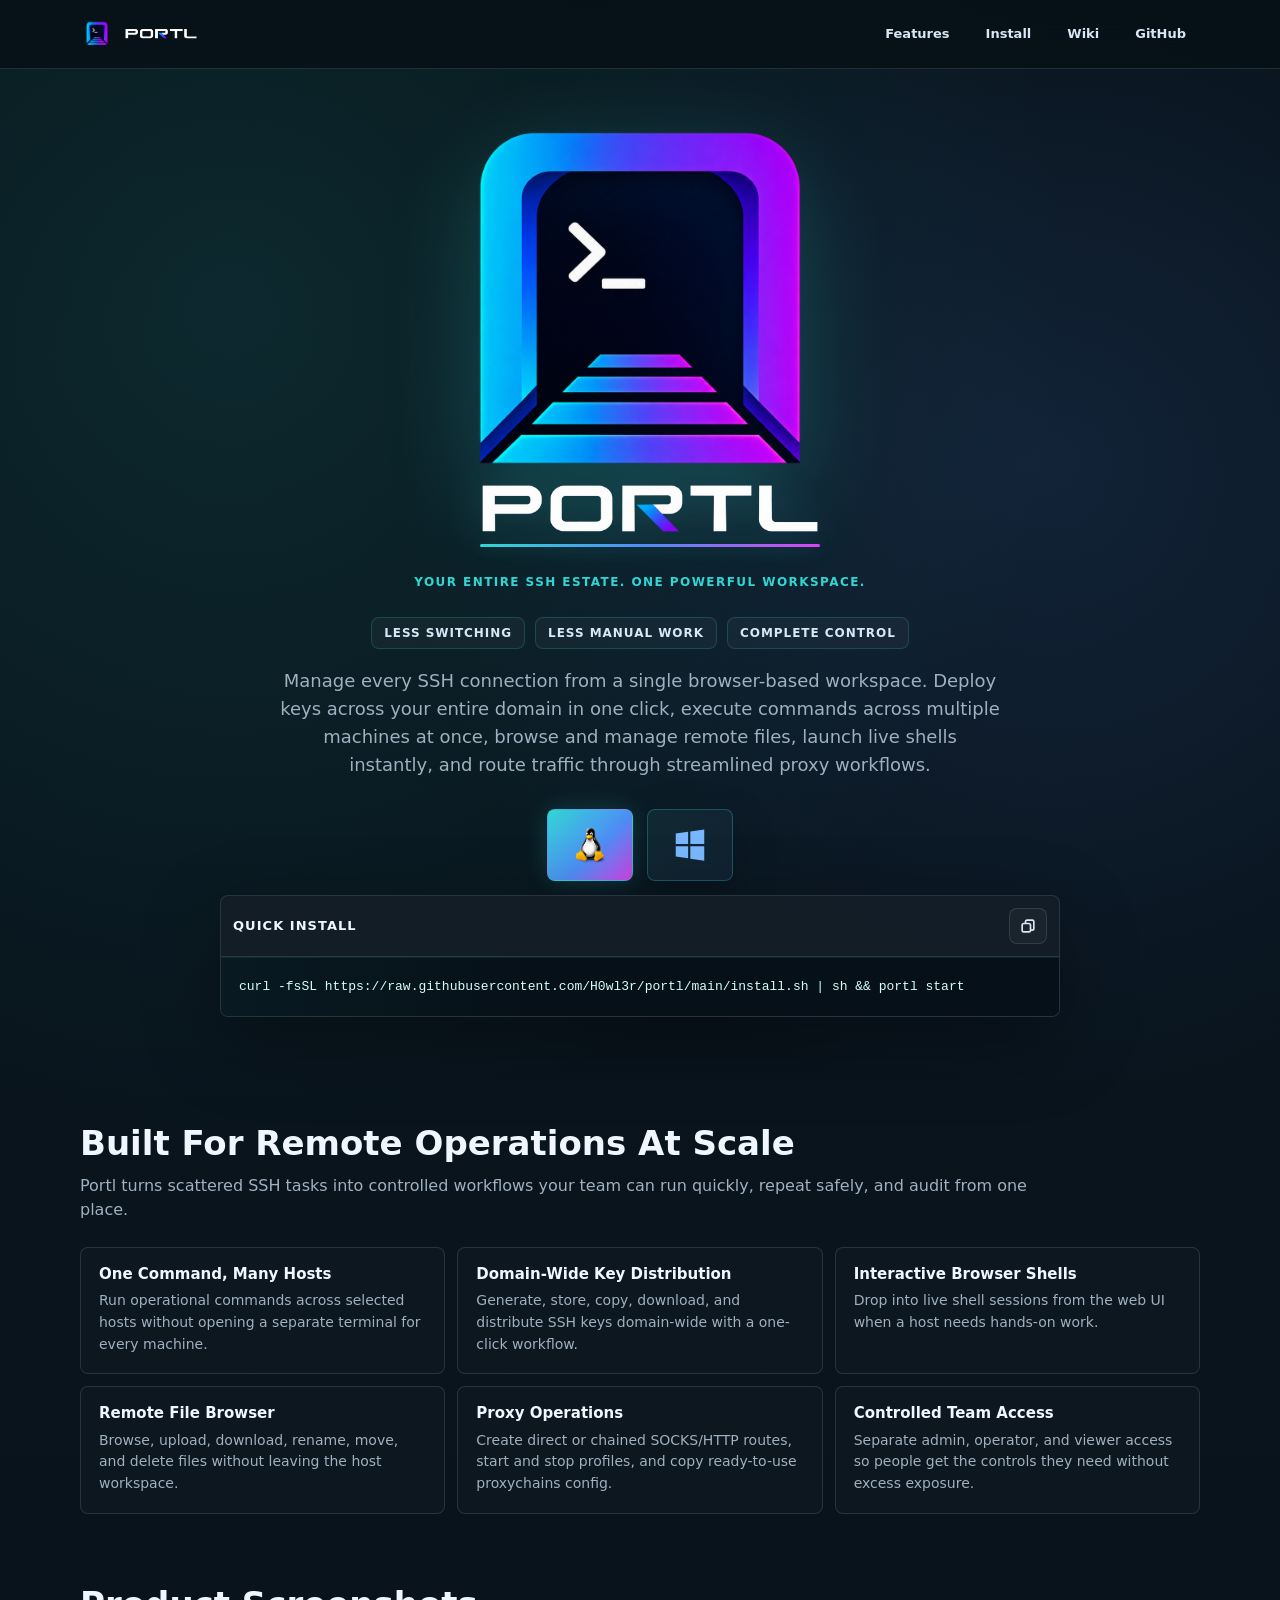
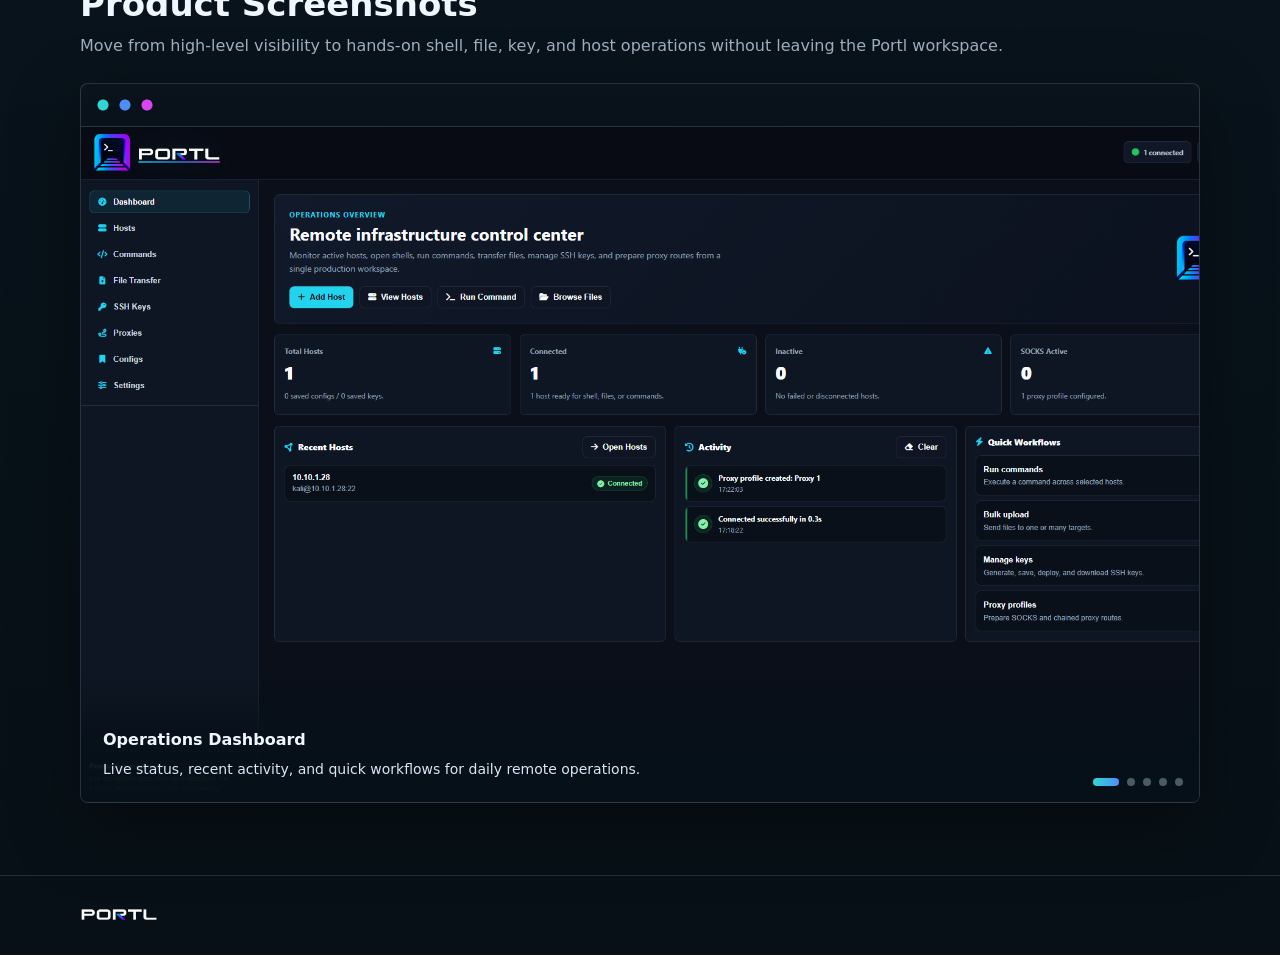
<file: index.html>
<!doctype html>
<html lang="en">
<head>
    <meta charset="utf-8">
    <meta name="viewport" content="width=device-width, initial-scale=1">
    <title>Portl - Control Remote Operations From One Platform</title>
    <meta name="description" content="Portl centralises remote operations in one browser: distribute SSH keys domain-wide, run commands across multiple hosts, browse remote files, manage proxies, and launch interactive shells.">
    <link rel="stylesheet" href="assets/site.css">
</head>
<body>
    <header class="site-header">
        <nav class="nav" aria-label="Primary navigation">
            <a class="brand" href="index.html">
                <img src="assets/portal_logo.png" alt="">
                <img class="brand-wordmark" src="assets/portl_text_white.png" alt="Portl">
            </a>
            <div class="nav-links">
                <a href="#features">Features</a>
                <a href="#install">Install</a>
                <a href="wiki.html">Wiki</a>
                <a href="https://github.com/H0wl3r/portl">GitHub</a>
            </div>
        </nav>
    </header>

    <main>
        <section class="hero" id="install">
            <div class="hero-brand-lockup">
                <img class="hero-logo" src="assets/portal_logo_tight.png" alt="Portl logo">
                <img class="hero-wordmark" src="assets/portl_text_white_tight.png" alt="Portl">
                <div class="hero-wordmark-underline" aria-hidden="true"></div>
            </div>
            <p class="eyebrow">Your Entire SSH Estate. One Powerful Workspace.</p>
            <h1 class="sr-only">Portl</h1>
            <div class="hero-proof" aria-label="Portl benefits">
                <span>Less switching</span>
                <span>Less manual work</span>
                <span>Complete control</span>
            </div>
            <p class="hero-copy">
                Manage every SSH connection from a single browser-based workspace.
                Deploy keys across your entire domain in one click, execute commands
                across multiple machines at once, browse and manage remote files,
                launch live shells instantly, and route traffic through streamlined
                proxy workflows.
            </p>
            <div class="installer-picker-wrap">
                <div class="installer-picker" role="tablist" aria-label="Installer platform">
                    <button class="installer-option linux active" type="button" id="installer-linux-tab" role="tab" aria-selected="true" onclick="selectInstaller('linux')" title="Linux" aria-label="Show Linux installer">
                        <img class="os-logo linux-logo" src="assets/Linux-Logo.png" alt="">
                    </button>
                    <button class="installer-option windows" type="button" id="installer-windows-tab" role="tab" aria-selected="false" onclick="selectInstaller('windows')" title="Windows PowerShell" aria-label="Show Windows installer">
                        <svg class="os-icon" viewBox="0 0 24 24" aria-hidden="true">
                            <path fill="currentColor" d="M3 4.8 10.8 3.7v7.7H3V4.8Zm9.2-1.3L21 2.2v9.2h-8.8V3.5ZM3 12.8h7.8v7.6L3 19.3v-6.5Zm9.2 0H21V22l-8.8-1.3v-7.9Z"/>
                        </svg>
                    </button>
                </div>
            </div>
            <div class="quick-install" id="quick-install">
                <div class="quick-install-header">
                    <h2 class="quick-install-title">Quick Install</h2>
                    <div class="quick-install-tools">
                        <button class="copy-command-btn" type="button" id="copy-command-btn" onclick="copyInstallerCommand()" title="Copy install command" aria-label="Copy install command">
                            <svg class="os-icon" viewBox="0 0 24 24" aria-hidden="true">
                                <path fill="currentColor" d="M8 7a3 3 0 0 1 3-3h6a3 3 0 0 1 3 3v8a3 3 0 0 1-3 3h-1v-2h1a1 1 0 0 0 1-1V7a1 1 0 0 0-1-1h-6a1 1 0 0 0-1 1v1H8V7Zm-4 4a3 3 0 0 1 3-3h6a3 3 0 0 1 3 3v6a3 3 0 0 1-3 3H7a3 3 0 0 1-3-3v-6Zm3-1a1 1 0 0 0-1 1v6a1 1 0 0 0 1 1h6a1 1 0 0 0 1-1v-6a1 1 0 0 0-1-1H7Z"/>
                            </svg>
                        </button>
                    </div>
                </div>
                <pre class="code-block"><code id="installer-command">curl -fsSL https://raw.githubusercontent.com/H0wl3r/portl/main/install.sh | sh && portl start</code></pre>
            </div>
        </section>

        <section class="section" id="features">
            <div class="section-heading">
                <h2>Built For Remote Operations At Scale</h2>
                <p>
                    Portl turns scattered SSH tasks into controlled workflows your team can run quickly, repeat safely, and audit from one place.
                </p>
            </div>
            <div class="feature-grid">
                <article class="feature">
                    <h3>One Command, Many Hosts</h3>
                    <p>Run operational commands across selected hosts without opening a separate terminal for every machine.</p>
                </article>
                <article class="feature">
                    <h3>Domain-Wide Key Distribution</h3>
                    <p>Generate, store, copy, download, and distribute SSH keys domain-wide with a one-click workflow.</p>
                </article>
                <article class="feature">
                    <h3>Interactive Browser Shells</h3>
                    <p>Drop into live shell sessions from the web UI when a host needs hands-on work.</p>
                </article>
                <article class="feature">
                    <h3>Remote File Browser</h3>
                    <p>Browse, upload, download, rename, move, and delete files without leaving the host workspace.</p>
                </article>
                <article class="feature">
                    <h3>Proxy Operations</h3>
                    <p>Create direct or chained SOCKS/HTTP routes, start and stop profiles, and copy ready-to-use proxychains config.</p>
                </article>
                <article class="feature">
                    <h3>Controlled Team Access</h3>
                    <p>Separate admin, operator, and viewer access so people get the controls they need without excess exposure.</p>
                </article>
            </div>
        </section>

        <section class="section screenshots-section" id="screenshots">
            <div class="section-heading">
                <h2>Product Screenshots</h2>
                <p>
                    Move from high-level visibility to hands-on shell, file, key, and host
                    operations without leaving the Portl workspace.
                </p>
            </div>
            <div class="screenshot-window screenshot-carousel" aria-label="Portl product screenshots">
                <figure class="screenshot-slide active">
                    <img src="docs/screenshots/dashboard.png" alt="Portl dashboard showing host status, activity, and quick workflows">
                    <figcaption>
                        <strong>Operations Dashboard</strong>
                        <span>Live status, recent activity, and quick workflows for daily remote operations.</span>
                    </figcaption>
                </figure>
                <figure class="screenshot-slide">
                    <img src="docs/screenshots/hosts.png" alt="Portl hosts table showing connected SSH targets">
                    <figcaption>
                        <strong>Host Control</strong>
                        <span>Track connected machines and launch commands, shells, files, keys, and proxy tasks.</span>
                    </figcaption>
                </figure>
                <figure class="screenshot-slide">
                    <img src="docs/screenshots/shell.png" alt="Portl interactive shell session">
                    <figcaption>
                        <strong>Interactive Shell</strong>
                        <span>Drop into a live browser shell when a host needs direct hands-on work.</span>
                    </figcaption>
                </figure>
                <figure class="screenshot-slide">
                    <img src="docs/screenshots/browser.png" alt="Portl remote file browser">
                    <figcaption>
                        <strong>Remote File Browser</strong>
                        <span>Browse, upload, download, rename, move, and delete files from the same platform.</span>
                    </figcaption>
                </figure>
                <figure class="screenshot-slide">
                    <img src="docs/screenshots/key_manage.png" alt="Portl SSH key management screen">
                    <figcaption>
                        <strong>Key Management</strong>
                        <span>Generate, store, copy, download, and distribute SSH keys across hosts.</span>
                    </figcaption>
                </figure>
            </div>
        </section>

    </main>

    <footer class="site-footer">
        <div class="footer-inner">
            <img class="footer-wordmark" src="assets/portl_text_white.png" alt="Portl">
        </div>
    </footer>
    <script>
        const installerCommands = {
            linux: 'curl -fsSL https://raw.githubusercontent.com/H0wl3r/portl/main/install.sh | sh && portl start',
            windows: 'iwr https://raw.githubusercontent.com/H0wl3r/portl/main/install.ps1 -UseB | iex; portl start'
        };

        function selectInstaller(platform) {
            const command = installerCommands[platform] || installerCommands.linux;
            document.getElementById('installer-command').textContent = command;
            document.getElementById('copy-command-btn').classList.remove('copied');
            for (const name of Object.keys(installerCommands)) {
                const tab = document.getElementById(`installer-${name}-tab`);
                const active = name === platform;
                tab.classList.toggle('active', active);
                tab.setAttribute('aria-selected', String(active));
            }
        }

        async function copyInstallerCommand() {
            const button = document.getElementById('copy-command-btn');
            const command = document.getElementById('installer-command').textContent;
            try {
                await navigator.clipboard.writeText(command);
                button.classList.add('copied');
                button.setAttribute('title', 'Copied');
                setTimeout(() => {
                    button.classList.remove('copied');
                    button.setAttribute('title', 'Copy install command');
                }, 1400);
            } catch (error) {
                const textarea = document.createElement('textarea');
                textarea.value = command;
                textarea.setAttribute('readonly', '');
                textarea.style.position = 'fixed';
                textarea.style.left = '-9999px';
                document.body.appendChild(textarea);
                textarea.select();
                document.execCommand('copy');
                document.body.removeChild(textarea);
            }
        }
    </script>
    <script src="assets/site.js"></script>
</body>
</html>
</file>
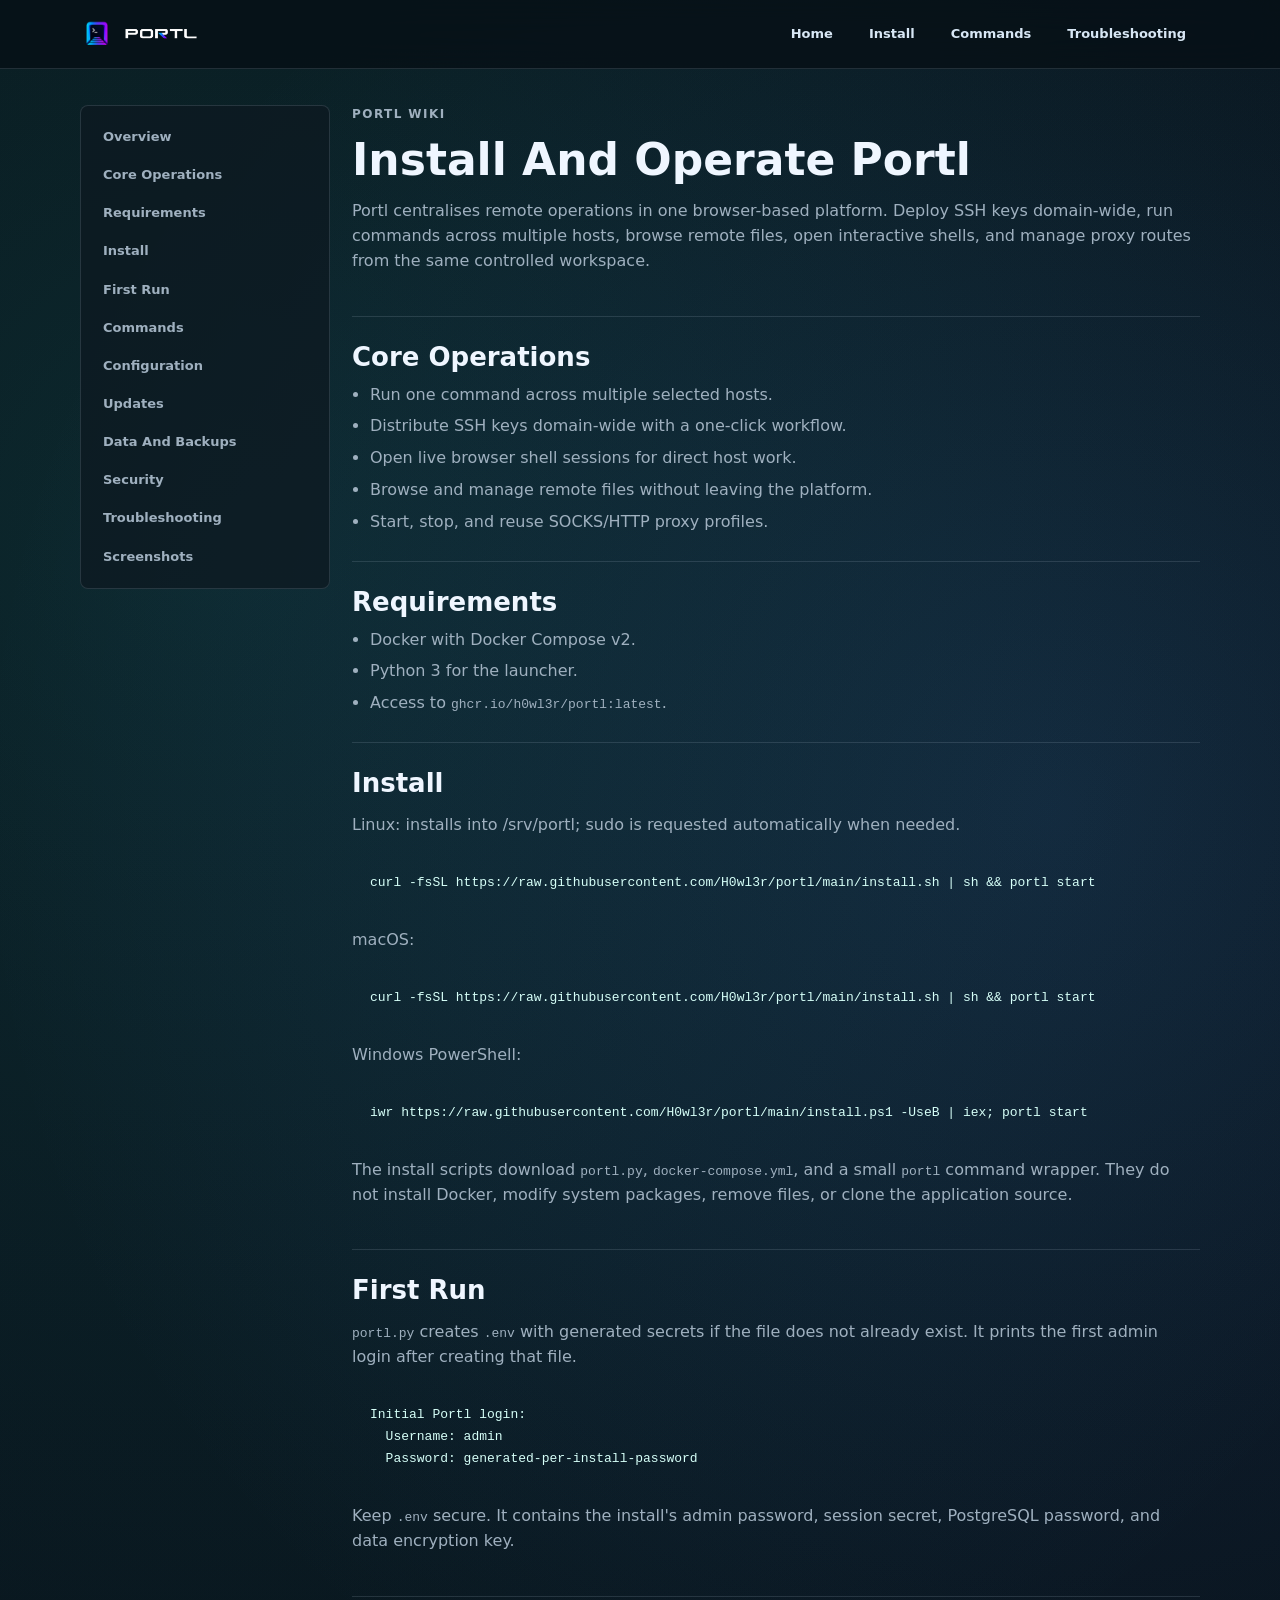
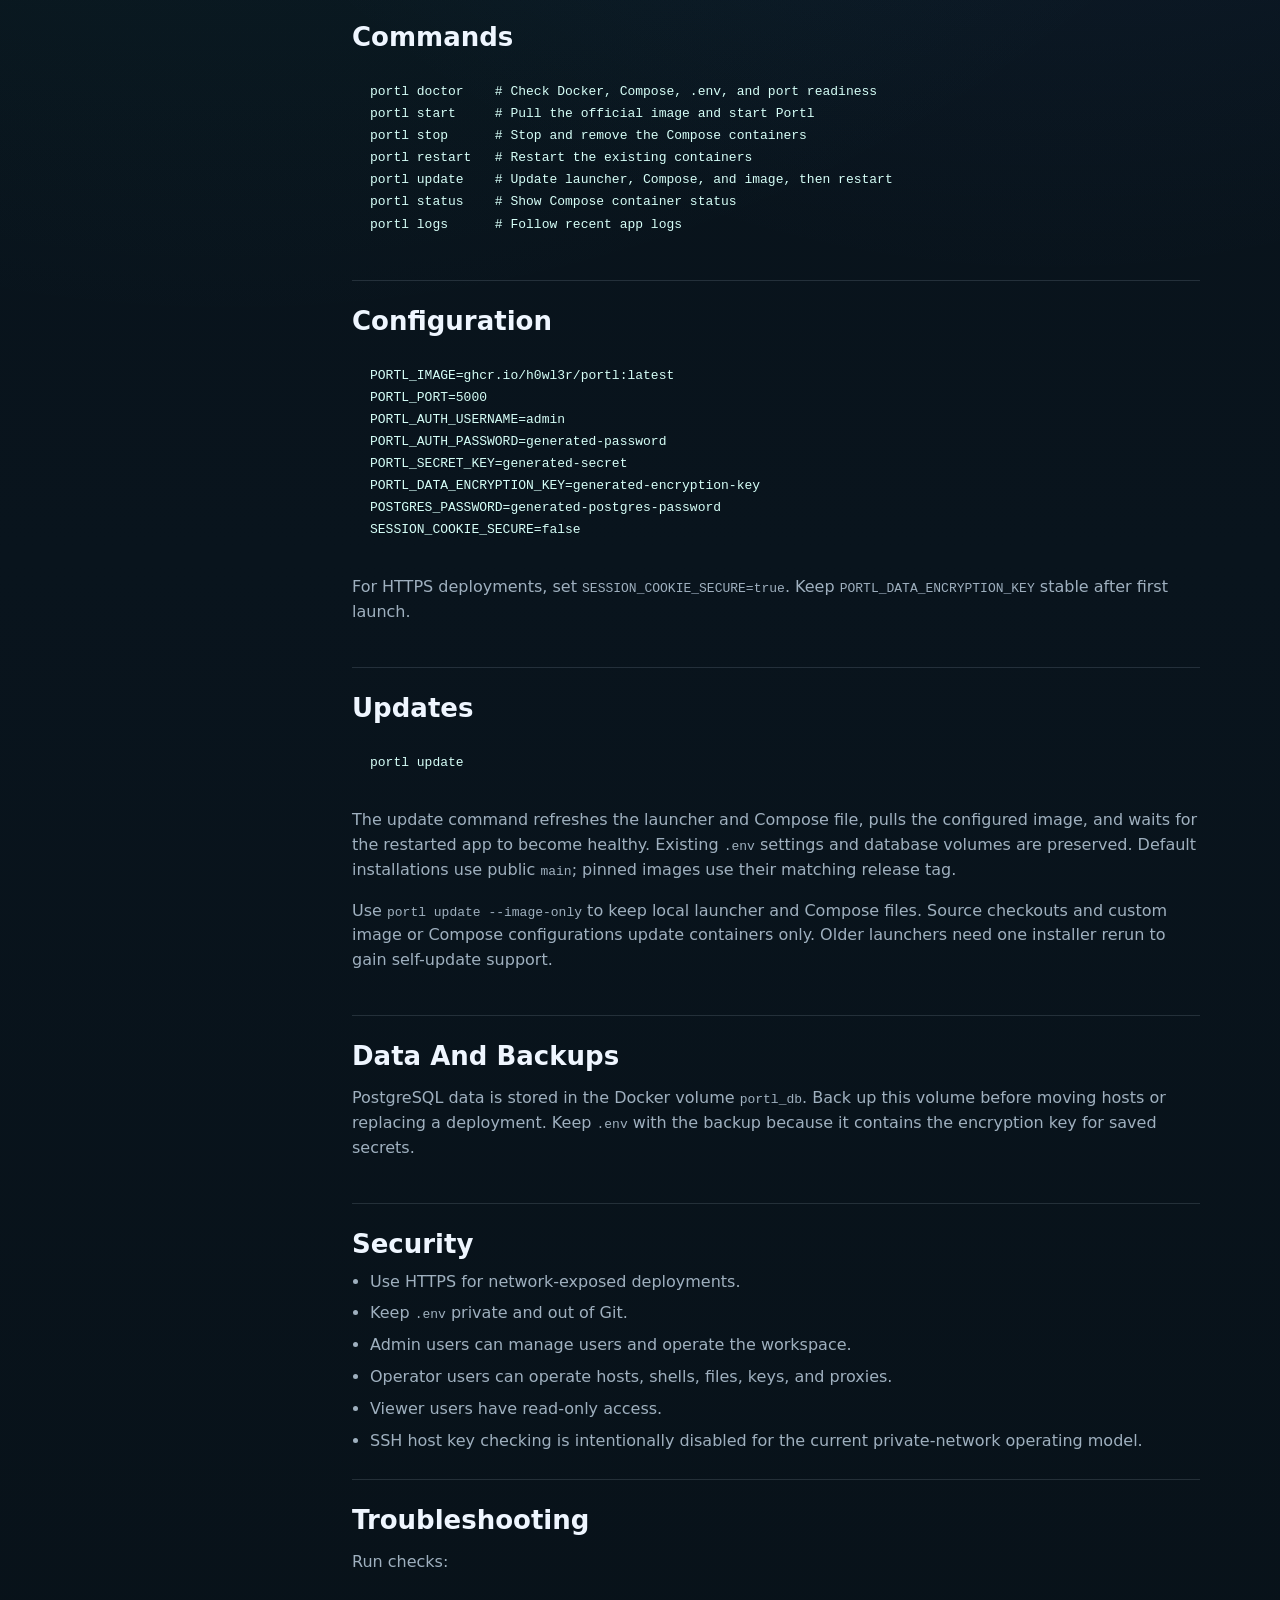
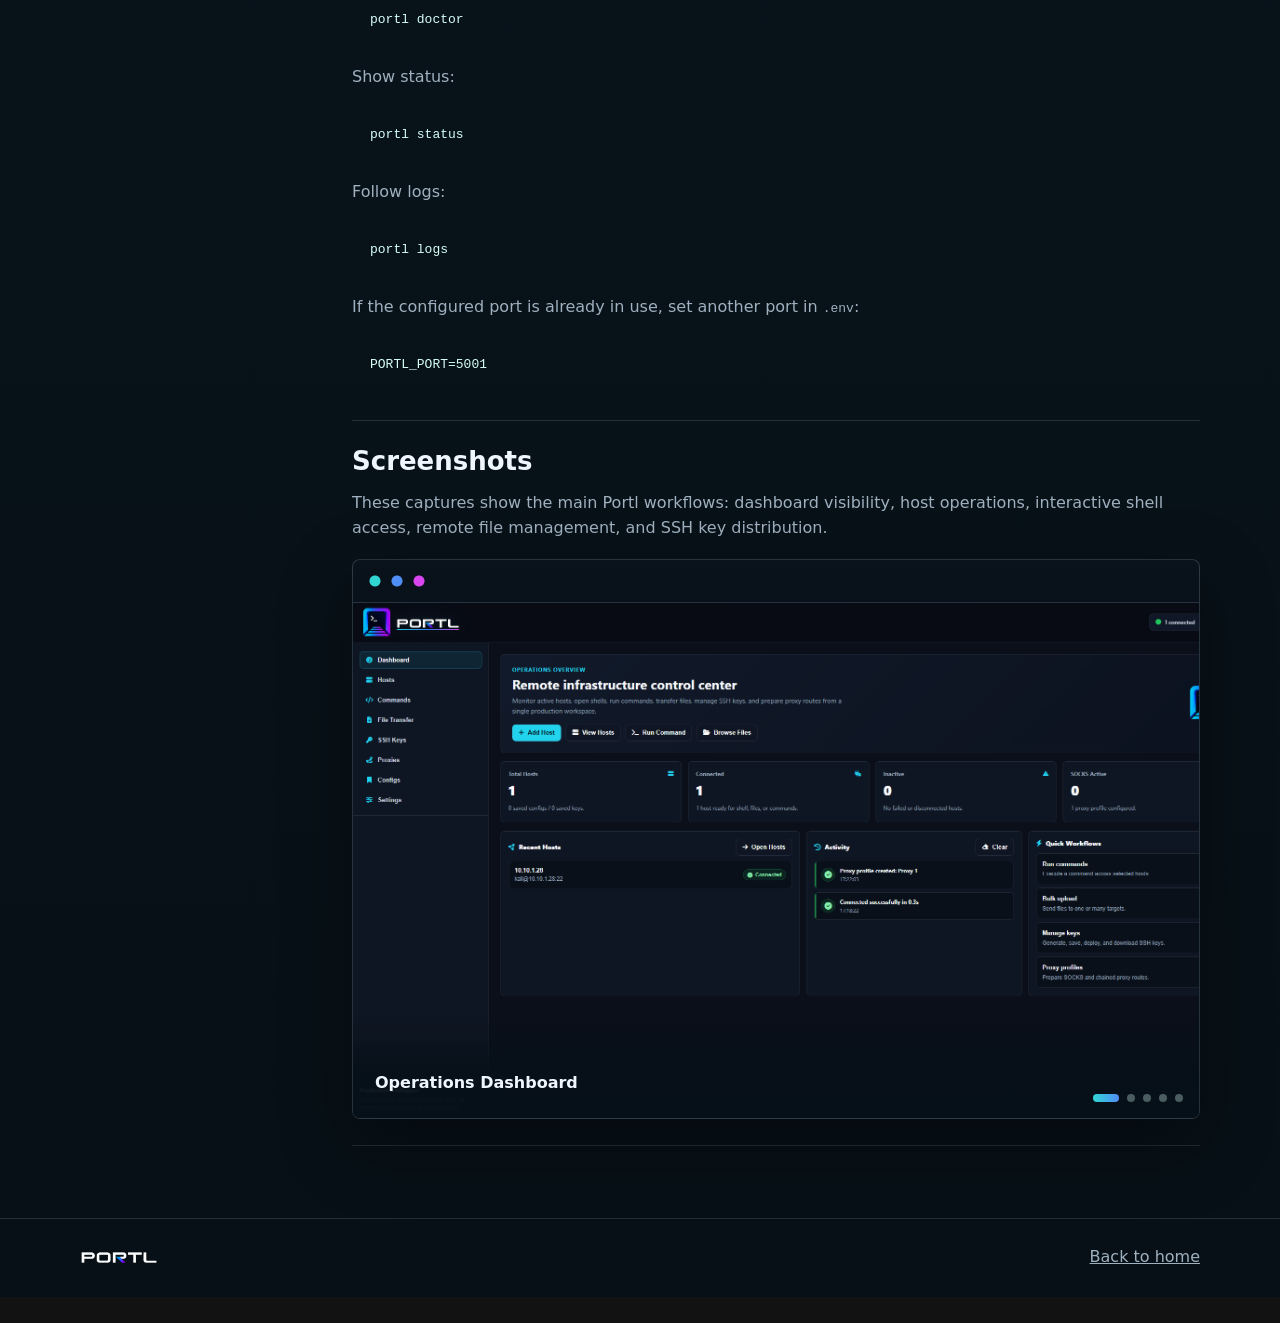
<file: wiki.html>
<!doctype html>
<html lang="en">
<head>
    <meta charset="utf-8">
    <meta name="viewport" content="width=device-width, initial-scale=1">
    <title>Portl Wiki</title>
    <meta name="description" content="Portl installation, commands, configuration, updates, and troubleshooting for controlling remote operations from one browser-based platform.">
    <link rel="stylesheet" href="assets/site.css">
</head>
<body>
    <header class="site-header">
        <nav class="nav" aria-label="Primary navigation">
            <a class="brand" href="index.html">
                <img src="assets/portal_logo.png" alt="">
                <img class="brand-wordmark" src="assets/portl_text_white.png" alt="Portl">
            </a>
            <div class="nav-links">
                <a href="index.html">Home</a>
                <a href="#install">Install</a>
                <a href="#commands">Commands</a>
                <a href="#troubleshooting">Troubleshooting</a>
            </div>
        </nav>
    </header>

    <main class="wiki-layout">
        <aside class="wiki-sidebar" aria-label="Wiki sections">
            <a href="#overview">Overview</a>
            <a href="#operations">Core Operations</a>
            <a href="#requirements">Requirements</a>
            <a href="#install">Install</a>
            <a href="#first-run">First Run</a>
            <a href="#commands">Commands</a>
            <a href="#configuration">Configuration</a>
            <a href="#updates">Updates</a>
            <a href="#data">Data And Backups</a>
            <a href="#security">Security</a>
            <a href="#troubleshooting">Troubleshooting</a>
            <a href="#screenshots">Screenshots</a>
        </aside>

        <article class="wiki-content">
            <section class="doc-section" id="overview">
                <p class="eyebrow">Portl Wiki</p>
                <h1>Install And Operate Portl</h1>
                <p>
                    Portl centralises remote operations in one browser-based platform.
                    Deploy SSH keys domain-wide, run commands across multiple hosts,
                    browse remote files, open interactive shells, and manage proxy
                    routes from the same controlled workspace.
                </p>
            </section>

            <section class="doc-section" id="operations">
                <h2>Core Operations</h2>
                <ul class="list">
                    <li>Run one command across multiple selected hosts.</li>
                    <li>Distribute SSH keys domain-wide with a one-click workflow.</li>
                    <li>Open live browser shell sessions for direct host work.</li>
                    <li>Browse and manage remote files without leaving the platform.</li>
                    <li>Start, stop, and reuse SOCKS/HTTP proxy profiles.</li>
                </ul>
            </section>

            <section class="doc-section" id="requirements">
                <h2>Requirements</h2>
                <ul class="list">
                    <li>Docker with Docker Compose v2.</li>
                    <li>Python 3 for the launcher.</li>
                    <li>Access to <code>ghcr.io/h0wl3r/portl:latest</code>.</li>
                </ul>
            </section>

            <section class="doc-section" id="install">
                <h2>Install</h2>
                <p>Linux: installs into /srv/portl; sudo is requested automatically when needed.</p>
                <pre class="code-block"><code>curl -fsSL https://raw.githubusercontent.com/H0wl3r/portl/main/install.sh | sh && portl start</code></pre>
                <p>macOS:</p>
                <pre class="code-block"><code>curl -fsSL https://raw.githubusercontent.com/H0wl3r/portl/main/install.sh | sh && portl start</code></pre>
                <p>Windows PowerShell:</p>
                <pre class="code-block"><code>iwr https://raw.githubusercontent.com/H0wl3r/portl/main/install.ps1 -UseB | iex; portl start</code></pre>
                <p>
                    The install scripts download <code>portl.py</code>, <code>docker-compose.yml</code>,
                    and a small <code>portl</code> command wrapper. They do not install Docker,
                    modify system packages, remove files, or clone the application source.
                </p>
            </section>

            <section class="doc-section" id="first-run">
                <h2>First Run</h2>
                <p>
                    <code>portl.py</code> creates <code>.env</code> with generated secrets if the file does not
                    already exist. It prints the first admin login after creating that file.
                </p>
                <pre class="code-block"><code>Initial Portl login:
  Username: admin
  Password: generated-per-install-password</code></pre>
                <p>
                    Keep <code>.env</code> secure. It contains the install's admin password, session
                    secret, PostgreSQL password, and data encryption key.
                </p>
            </section>

            <section class="doc-section" id="commands">
                <h2>Commands</h2>
                <pre class="code-block"><code>portl doctor    # Check Docker, Compose, .env, and port readiness
portl start     # Pull the official image and start Portl
portl stop      # Stop and remove the Compose containers
portl restart   # Restart the existing containers
portl update    # Update launcher, Compose, and image, then restart
portl status    # Show Compose container status
portl logs      # Follow recent app logs</code></pre>
            </section>

            <section class="doc-section" id="configuration">
                <h2>Configuration</h2>
                <pre class="code-block"><code>PORTL_IMAGE=ghcr.io/h0wl3r/portl:latest
PORTL_PORT=5000
PORTL_AUTH_USERNAME=admin
PORTL_AUTH_PASSWORD=generated-password
PORTL_SECRET_KEY=generated-secret
PORTL_DATA_ENCRYPTION_KEY=generated-encryption-key
POSTGRES_PASSWORD=generated-postgres-password
SESSION_COOKIE_SECURE=false</code></pre>
                <p>
                    For HTTPS deployments, set <code>SESSION_COOKIE_SECURE=true</code>. Keep
                    <code>PORTL_DATA_ENCRYPTION_KEY</code> stable after first launch.
                </p>
            </section>

            <section class="doc-section" id="updates">
                <h2>Updates</h2>
                <pre class="code-block"><code>portl update</code></pre>
                <p>
                    The update command refreshes the launcher and Compose file, pulls the configured
                    image, and waits for the restarted app to become healthy. Existing <code>.env</code>
                    settings and database volumes are preserved. Default installations use public
                    <code>main</code>; pinned images use their matching release tag.
                </p>
                <p>
                    Use <code>portl update --image-only</code> to keep local launcher and Compose files.
                    Source checkouts and custom image or Compose configurations update containers only.
                    Older launchers need one installer rerun to gain self-update support.
                </p>
            </section>

            <section class="doc-section" id="data">
                <h2>Data And Backups</h2>
                <p>
                    PostgreSQL data is stored in the Docker volume <code>portl_db</code>. Back up
                    this volume before moving hosts or replacing a deployment. Keep <code>.env</code>
                    with the backup because it contains the encryption key for saved secrets.
                </p>
            </section>

            <section class="doc-section" id="security">
                <h2>Security</h2>
                <ul class="list">
                    <li>Use HTTPS for network-exposed deployments.</li>
                    <li>Keep <code>.env</code> private and out of Git.</li>
                    <li>Admin users can manage users and operate the workspace.</li>
                    <li>Operator users can operate hosts, shells, files, keys, and proxies.</li>
                    <li>Viewer users have read-only access.</li>
                    <li>SSH host key checking is intentionally disabled for the current private-network operating model.</li>
                </ul>
            </section>

            <section class="doc-section" id="troubleshooting">
                <h2>Troubleshooting</h2>
                <p>Run checks:</p>
                <pre class="code-block"><code>portl doctor</code></pre>
                <p>Show status:</p>
                <pre class="code-block"><code>portl status</code></pre>
                <p>Follow logs:</p>
                <pre class="code-block"><code>portl logs</code></pre>
                <p>If the configured port is already in use, set another port in <code>.env</code>:</p>
                <pre class="code-block"><code>PORTL_PORT=5001</code></pre>
            </section>

            <section class="doc-section" id="screenshots">
                <h2>Screenshots</h2>
                <p>
                    These captures show the main Portl workflows: dashboard visibility,
                    host operations, interactive shell access, remote file management,
                    and SSH key distribution.
                </p>
                <div class="screenshot-window screenshot-carousel wiki-screenshot-window" aria-label="Portl product screenshots">
                    <figure class="screenshot-slide active">
                        <img src="docs/screenshots/dashboard.png" alt="Portl dashboard showing host status, activity, and quick workflows">
                        <figcaption><strong>Operations Dashboard</strong></figcaption>
                    </figure>
                    <figure class="screenshot-slide">
                        <img src="docs/screenshots/hosts.png" alt="Portl hosts table showing connected SSH targets">
                        <figcaption><strong>Host Control</strong></figcaption>
                    </figure>
                    <figure class="screenshot-slide">
                        <img src="docs/screenshots/shell.png" alt="Portl interactive shell session">
                        <figcaption><strong>Interactive Shell</strong></figcaption>
                    </figure>
                    <figure class="screenshot-slide">
                        <img src="docs/screenshots/browser.png" alt="Portl remote file browser">
                        <figcaption><strong>Remote File Browser</strong></figcaption>
                    </figure>
                    <figure class="screenshot-slide">
                        <img src="docs/screenshots/key_manage.png" alt="Portl SSH key management screen">
                        <figcaption><strong>Key Management</strong></figcaption>
                    </figure>
                </div>
            </section>
        </article>
    </main>

    <footer class="site-footer">
        <div class="footer-inner">
            <img class="footer-wordmark" src="assets/portl_text_white.png" alt="Portl">
            <a href="index.html">Back to home</a>
        </div>
    </footer>
    <script src="assets/site.js"></script>
</body>
</html>
</file>
<file: assets/site.css>
:root {
    color-scheme: dark;
    --bg: #071016;
    --panel: #0e1922;
    --panel-strong: #132433;
    --text: #eff6ff;
    --muted: #9fb0bf;
    --soft: #d8e7f5;
    --cyan: #31d6d3;
    --blue: #4f8df7;
    --green: #45d483;
    --border: rgba(159, 176, 191, 0.18);
    --border-strong: rgba(49, 214, 211, 0.42);
    --shadow: 0 24px 80px rgba(0, 0, 0, 0.32);
}

* {
    box-sizing: border-box;
}

html {
    scroll-behavior: smooth;
}

body {
    margin: 0;
    min-height: 100vh;
    background:
        radial-gradient(circle at 18% 12%, rgba(49, 214, 211, 0.12), transparent 34%),
        radial-gradient(circle at 82% 18%, rgba(79, 141, 247, 0.14), transparent 28%),
        linear-gradient(180deg, #071016 0%, #09141d 48%, #071016 100%);
    color: var(--text);
    font-family: Inter, ui-sans-serif, system-ui, -apple-system, BlinkMacSystemFont, "Segoe UI", sans-serif;
    line-height: 1.55;
}

a {
    color: inherit;
}

.site-header {
    position: sticky;
    top: 0;
    z-index: 10;
    border-bottom: 1px solid var(--border);
    background: rgba(7, 16, 22, 0.82);
    backdrop-filter: blur(18px);
}

.nav {
    width: min(1120px, calc(100% - 32px));
    margin: 0 auto;
    min-height: 68px;
    display: flex;
    align-items: center;
    justify-content: space-between;
    gap: 18px;
}

.brand {
    display: inline-flex;
    align-items: center;
    gap: 10px;
    color: var(--text);
    text-decoration: none;
    font-weight: 800;
    font-size: 15px;
}

.brand img {
    width: 34px;
    height: 34px;
}

.brand-wordmark {
    width: 74px !important;
    height: auto !important;
}

.nav-links {
    display: flex;
    align-items: center;
    gap: 8px;
    flex-wrap: wrap;
}

.nav-links a,
.button {
    display: inline-flex;
    align-items: center;
    justify-content: center;
    min-height: 38px;
    padding: 9px 13px;
    border: 1px solid transparent;
    border-radius: 8px;
    color: var(--soft);
    text-decoration: none;
    font-size: 13px;
    font-weight: 750;
}

.nav-links a:hover {
    border-color: var(--border);
    background: rgba(255, 255, 255, 0.04);
}

.button.primary {
    background: linear-gradient(135deg, var(--cyan), var(--blue));
    color: #03131a;
    border-color: rgba(49, 214, 211, 0.52);
}

.button.secondary {
    border-color: var(--border);
    background: rgba(255, 255, 255, 0.04);
}

.hero {
    width: min(1120px, calc(100% - 32px));
    min-height: calc(100vh - 68px);
    margin: 0 auto;
    padding: 54px 0 36px;
    display: grid;
    align-content: center;
    justify-items: center;
    text-align: center;
}

.hero-logo {
    width: min(340px, 76vw);
    height: auto;
    object-fit: contain;
    filter: drop-shadow(0 26px 46px rgba(49, 214, 211, 0.22));
}

.hero-brand-lockup {
    display: grid;
    justify-items: center;
    gap: 10px;
    margin-bottom: 26px;
}

.hero-wordmark {
    width: min(340px, 76vw);
    height: auto;
    margin: 0 auto;
    transform: translateX(10px);
    filter: drop-shadow(0 0 22px rgba(49, 214, 211, 0.2));
}

.hero-wordmark-underline {
    width: min(340px, 76vw);
    height: 3px;
    border-radius: 999px;
    transform: translateX(10px);
    background: linear-gradient(90deg, var(--cyan), var(--blue) 48%, #d946ef);
    box-shadow: 0 0 20px rgba(49, 214, 211, 0.24);
}

.sr-only {
    position: absolute;
    width: 1px;
    height: 1px;
    padding: 0;
    margin: -1px;
    overflow: hidden;
    clip: rect(0, 0, 0, 0);
    white-space: nowrap;
    border: 0;
}

.eyebrow {
    margin: 0 0 12px;
    color: var(--cyan);
    font-size: 12px;
    font-weight: 850;
    text-transform: uppercase;
    letter-spacing: 0.12em;
}

h1,
h2,
h3 {
    margin: 0;
    line-height: 1.08;
}

h1 {
    max-width: 820px;
    font-size: clamp(42px, 7vw, 86px);
    letter-spacing: 0;
}

.hero-copy {
    max-width: 720px;
    margin: 18px auto 0;
    color: var(--muted);
    font-size: 18px;
}

.hero-proof {
    display: flex;
    justify-content: center;
    gap: 10px;
    flex-wrap: wrap;
    margin-top: 14px;
}

.hero-proof span {
    display: inline-flex;
    align-items: center;
    min-height: 32px;
    padding: 0 12px;
    border: 1px solid rgba(49, 214, 211, 0.2);
    border-radius: 8px;
    background: rgba(255, 255, 255, 0.035);
    color: var(--soft);
    font-size: 12px;
    font-weight: 800;
    text-transform: uppercase;
    letter-spacing: 0.08em;
}

.quick-install {
    width: min(840px, 100%);
    margin-top: 14px;
    text-align: left;
    border: 1px solid var(--border);
    background: rgba(14, 25, 34, 0.86);
    box-shadow: var(--shadow);
    border-radius: 8px;
    overflow: hidden;
}

.quick-install-header {
    display: flex;
    align-items: center;
    justify-content: space-between;
    gap: 14px;
    padding: 12px;
    border-bottom: 1px solid var(--border);
    background: rgba(255, 255, 255, 0.025);
}

.quick-install-tools {
    display: flex;
    align-items: center;
    gap: 8px;
    flex-wrap: wrap;
}

.installer-picker-wrap {
    margin-top: 30px;
    display: flex;
    justify-content: center;
}

.quick-install-title {
    margin: 0;
    color: var(--text);
    font-size: 13px;
    font-weight: 850;
    text-transform: uppercase;
    letter-spacing: 0.08em;
}

.installer-picker {
    display: flex;
    justify-content: center;
    gap: 14px;
    flex-wrap: wrap;
}

.installer-option {
    min-height: 72px;
    width: 86px;
    padding: 0;
    border: 1px solid rgba(49, 214, 211, 0.28);
    border-radius: 8px;
    background:
        linear-gradient(135deg, rgba(49, 214, 211, 0.09), rgba(79, 141, 247, 0.07)),
        rgba(14, 25, 34, 0.82);
    color: var(--cyan);
    font: 750 12px/1 Inter, ui-sans-serif, system-ui, sans-serif;
    cursor: pointer;
    display: inline-flex;
    align-items: center;
    justify-content: center;
    transition: background 0.16s ease, border-color 0.16s ease, color 0.16s ease, box-shadow 0.16s ease;
    box-shadow: 0 18px 46px rgba(0, 0, 0, 0.22);
}

.installer-option:hover,
.installer-option.active {
    border-color: var(--border-strong);
    background: linear-gradient(135deg, var(--cyan), var(--blue) 58%, #d946ef);
    color: #041018;
    box-shadow: 0 0 24px rgba(49, 214, 211, 0.18);
}

.installer-option.windows {
    color: #78b7ff;
}

.installer-option.linux.active,
.installer-option.windows.active,
.installer-option.linux:hover,
.installer-option.windows:hover {
    color: #041018;
}

.os-icon {
    width: 38px;
    height: 38px;
    display: block;
}

.os-logo {
    display: block;
    height: 56px;
    max-width: 64px;
    object-fit: contain;
}

.copy-command-btn .os-icon {
    width: 20px;
    height: 20px;
}

.copy-command-btn {
    min-height: 36px;
    width: 38px;
    padding: 0;
    border: 1px solid var(--border);
    border-radius: 8px;
    background: rgba(255, 255, 255, 0.03);
    color: var(--soft);
    cursor: pointer;
    display: inline-grid;
    place-items: center;
}

.copy-command-btn:hover,
.copy-command-btn.copied {
    border-color: var(--border-strong);
    background: rgba(49, 214, 211, 0.1);
    color: var(--text);
}

.code-block {
    margin: 0;
    padding: 18px;
    overflow-x: auto;
    color: #d6fff8;
    font: 13px/1.7 "JetBrains Mono", Consolas, "Liberation Mono", monospace;
    white-space: pre;
}

.quick-install .code-block {
    white-space: pre;
    background:
        linear-gradient(90deg, rgba(49, 214, 211, 0.05), transparent 38%),
        #061018;
    border-top: 1px solid rgba(49, 214, 211, 0.1);
}

.code-block + .install-tabs {
    border-top: 1px solid var(--border);
}

.section {
    width: min(1120px, calc(100% - 32px));
    margin: 0 auto;
    padding: 72px 0;
}

.section-heading {
    max-width: 980px;
    margin-bottom: 24px;
}

.section-heading h2 {
    font-size: 34px;
}

.section-heading p {
    margin: 12px 0 0;
    color: var(--muted);
    font-size: 16px;
}

.feature-grid {
    display: grid;
    grid-template-columns: repeat(3, minmax(0, 1fr));
    gap: 12px;
}

.feature {
    border: 1px solid var(--border);
    background: rgba(14, 25, 34, 0.72);
    border-radius: 8px;
    padding: 18px;
}

.feature h3 {
    font-size: 15px;
    margin-bottom: 8px;
}

.feature p {
    margin: 0;
    color: var(--muted);
    font-size: 14px;
}

.screenshots-section {
    padding-top: 0;
}

.screenshot-window {
    position: relative;
    overflow: hidden;
    min-height: clamp(410px, 58vw, 720px);
    border: 1px solid var(--border);
    border-radius: 8px;
    background:
        linear-gradient(180deg, rgba(255, 255, 255, 0.045), transparent 62px),
        rgba(14, 25, 34, 0.76);
    box-shadow: 0 24px 70px rgba(0, 0, 0, 0.34);
}

.screenshot-window::before {
    content: "";
    position: absolute;
    inset: 0 0 auto;
    height: 42px;
    border-bottom: 1px solid var(--border);
    background:
        radial-gradient(circle at 22px 21px, #31d6d3 0 5px, transparent 6px),
        radial-gradient(circle at 44px 21px, #4f8df7 0 5px, transparent 6px),
        radial-gradient(circle at 66px 21px, #d946ef 0 5px, transparent 6px),
        rgba(9, 18, 27, 0.92);
    z-index: 4;
}

.screenshot-slide {
    position: absolute;
    inset: 42px 0 0;
    margin: 0;
    background: rgba(14, 25, 34, 0.76);
    overflow: hidden;
    opacity: 0;
    transform: scale(1.012);
    visibility: hidden;
    transition: opacity 0.7s ease, transform 0.7s ease, visibility 0.7s ease;
}

.screenshot-slide.active {
    opacity: 1;
    transform: scale(1);
    visibility: visible;
}

.screenshot-slide img {
    display: block;
    width: 100%;
    height: 100%;
    object-fit: cover;
    object-position: top left;
}

.screenshot-slide figcaption {
    position: absolute;
    inset: auto 0 0;
    display: grid;
    gap: 6px;
    padding: 54px 22px 22px;
    background: linear-gradient(180deg, transparent, rgba(6, 16, 24, 0.9) 54%, rgba(6, 16, 24, 0.98));
}

.screenshot-slide strong {
    color: var(--text);
    font-size: 16px;
}

.screenshot-slide span {
    max-width: 640px;
    color: var(--soft);
    font-size: 14px;
}

.wiki-screenshot-window {
    margin-top: 18px;
    min-height: clamp(340px, 48vw, 560px);
}

.carousel-dots {
    position: absolute;
    z-index: 5;
    right: 16px;
    bottom: 16px;
    display: flex;
    align-items: center;
    gap: 8px;
}

.carousel-dot {
    width: 8px;
    height: 8px;
    padding: 0;
    border: 0;
    border-radius: 999px;
    background: rgba(214, 255, 248, 0.32);
    cursor: pointer;
    transition: width 0.22s ease, background 0.22s ease;
}

.carousel-dot.active {
    width: 26px;
    background: linear-gradient(90deg, var(--cyan), var(--blue));
}

.info-band {
    border-top: 1px solid var(--border);
    border-bottom: 1px solid var(--border);
    background: rgba(14, 25, 34, 0.46);
}

.split {
    display: grid;
    grid-template-columns: 1fr 1fr;
    gap: 20px;
}

.panel {
    border: 1px solid var(--border);
    background: rgba(14, 25, 34, 0.78);
    border-radius: 8px;
    padding: 20px;
}

.panel h3 {
    font-size: 16px;
    margin-bottom: 12px;
}

.list {
    margin: 0;
    padding-left: 18px;
    color: var(--muted);
}

.list li + li {
    margin-top: 7px;
}

.wiki-layout {
    width: min(1120px, calc(100% - 32px));
    margin: 0 auto;
    padding: 36px 0 72px;
    display: grid;
    grid-template-columns: 250px minmax(0, 1fr);
    gap: 22px;
}

.wiki-sidebar {
    position: sticky;
    top: 92px;
    align-self: start;
    border: 1px solid var(--border);
    background: rgba(14, 25, 34, 0.76);
    border-radius: 8px;
    padding: 12px;
}

.wiki-sidebar a {
    display: block;
    padding: 9px 10px;
    border-radius: 7px;
    color: var(--muted);
    text-decoration: none;
    font-size: 13px;
    font-weight: 750;
}

.wiki-sidebar a:hover {
    color: var(--text);
    background: rgba(255, 255, 255, 0.05);
}

.wiki-content {
    min-width: 0;
}

.doc-section {
    padding: 26px 0;
    border-bottom: 1px solid var(--border);
}

.doc-section:first-child {
    padding-top: 0;
}

.doc-section h1 {
    font-size: 44px;
}

.doc-section h2 {
    font-size: 26px;
    margin-bottom: 12px;
}

.doc-section p {
    color: var(--muted);
}

.table {
    width: 100%;
    border-collapse: collapse;
    overflow: hidden;
    border: 1px solid var(--border);
    border-radius: 8px;
    font-size: 14px;
}

.table th,
.table td {
    padding: 12px;
    border-bottom: 1px solid var(--border);
    text-align: left;
    vertical-align: top;
}

.table th {
    color: var(--soft);
    background: rgba(255, 255, 255, 0.04);
}

.table td {
    color: var(--muted);
}

.site-footer {
    border-top: 1px solid var(--border);
    padding: 26px 0;
    color: var(--muted);
}

.footer-inner {
    width: min(1120px, calc(100% - 32px));
    margin: 0 auto;
    display: flex;
    align-items: center;
    justify-content: space-between;
    gap: 16px;
    flex-wrap: wrap;
}

.footer-wordmark {
    display: block;
    width: 78px;
    height: auto;
}

@media (max-width: 820px) {
    .nav {
        align-items: flex-start;
        flex-direction: column;
        padding: 14px 0;
    }

    .hero {
        min-height: auto;
        padding-top: 54px;
    }

    .feature-grid,
    .split,
    .wiki-layout {
        grid-template-columns: 1fr;
    }

    .screenshot-window,
    .wiki-screenshot-window {
        min-height: 330px;
    }

    .screenshot-slide figcaption {
        padding: 46px 14px 16px;
    }

    .carousel-dots {
        right: 14px;
        bottom: 12px;
    }

    .wiki-sidebar {
        position: static;
    }

    .quick-install-header {
        align-items: flex-start;
        flex-direction: column;
    }

    .quick-install-tools {
        width: 100%;
        justify-content: space-between;
    }

    .hero-wordmark,
    .hero-wordmark-underline {
        transform: translateX(6px);
    }
}
</file>
